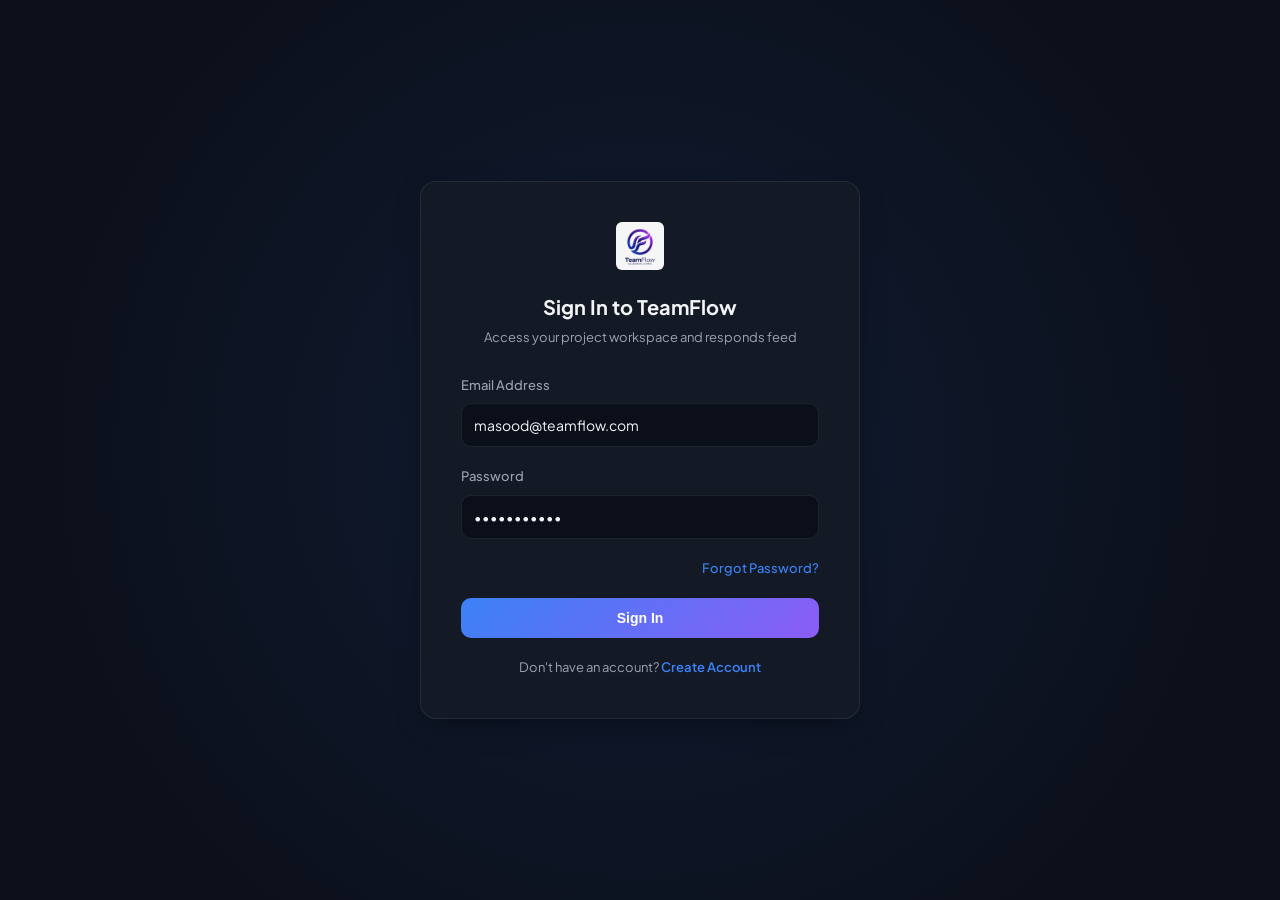
<file: src/main/resources/static/index.html>
<!DOCTYPE html>
<html lang="en">
<head>
    <meta charset="UTF-8">
    <meta name="viewport" content="width=device-width, initial-scale=1.0">
    <title>TeamFlow — Unified Work Platform</title>
    <link rel="stylesheet" href="styles.css">
</head>
<body>
    <div class="app-container">
        <!-- Sidebar Navigation -->
        <aside class="sidebar">
            <div class="brand" id="brandHeader" style="cursor: pointer;">
                <img src="logo.png" alt="TeamFlow Logo" style="height: 38px; border-radius: 6px;">
                <span>TeamFlow</span>
            </div>
            
            <nav>
                <div class="nav-section-title">Workspace</div>
                <ul class="nav-links">
                    <li><a class="nav-link active" data-tab="dashboard-tab">
                        <svg width="18" height="18" fill="none" stroke="currentColor" stroke-width="2" viewBox="0 0 24 24"><path d="M4 6a2 2 0 012-2h2a2 2 0 012 2v4a2 2 0 01-2 2H6a2 2 0 01-2-2V6zM14 6a2 2 0 012-2h2a2 2 0 012 2v4a2 2 0 01-2 2h-2a2 2 0 01-2-2V6zM4 16a2 2 0 012-2h2a2 2 0 012 2v2a2 2 0 01-2 2H6a2 2 0 01-2-2v-2zM14 16a2 2 0 012-2h2a2 2 0 012 2v2a2 2 0 01-2 2h-2a2 2 0 01-2-2v-2z"></path></svg>
                        Dashboard</a>
                    </li>
                    <li><a class="nav-link" data-tab="kanban-tab">
                        <svg width="18" height="18" fill="none" stroke="currentColor" stroke-width="2" viewBox="0 0 24 24"><path d="M9 17v-2m3 2v-4m3 4v-6m2 10H7a2 2 0 01-2-2V5a2 2 0 012-2h5.586a1 1 0 01.707.293l5.414 5.414a1 1 0 01.293.707V19a2 2 0 01-2 2z"></path></svg>
                        Kanban Board</a>
                    </li>
                    <li><a class="nav-link" data-tab="reviews-tab">
                        <svg width="18" height="18" fill="none" stroke="currentColor" stroke-width="2" viewBox="0 0 24 24"><path d="M9 12l2 2 4-4m6 2a9 9 0 11-18 0 9 9 0 0118 0z"></path></svg>
                        Review Console</a>
                    </li>
                    <li><a class="nav-link" data-tab="incidents-tab">
                        <svg width="18" height="18" fill="none" stroke="currentColor" stroke-width="2" viewBox="0 0 24 24"><path d="M12 9v2m0 4h.01m-6.938 4h13.856c1.54 0 2.502-1.667 1.732-3L13.732 4c-.77-1.333-2.694-1.333-3.464 0L3.34 16c-.77 1.333.192 3 1.732 3z"></path></svg>
                        Incident Logs</a>
                    </li>
                    <li><a class="nav-link" data-tab="reports-tab">
                        <svg width="18" height="18" fill="none" stroke="currentColor" stroke-width="2" viewBox="0 0 24 24"><path d="M11 3.055A9.001 9.001 0 1020.945 13H11V3.055z"></path><path d="M20.488 9H15V3.512A9.025 9.025 0 0120.488 9z"></path></svg>
                        Reports & Audit</a>
                    </li>
                </ul>
            </nav>

            <!-- Active Switcher Context -->
            <div class="profile-switcher">
                <div style="display: flex; align-items: center; gap: 10px;">
                    <div style="width: 34px; height: 34px; border-radius: 50%; background-color: var(--accent-blue-glow); color: var(--accent-blue); display: flex; align-items: center; justify-content: center; font-weight: bold; border: 1px solid var(--border-color);" id="profileAvatar">U</div>
                    <div style="overflow: hidden; flex-grow: 1;">
                        <div id="profileName" style="font-size: 13px; font-weight: 600; text-overflow: ellipsis; white-space: nowrap; overflow: hidden; color: var(--text-primary);">User Name</div>
                        <div id="profileRole" style="font-size: 11px; color: var(--text-secondary);">Role</div>
                    </div>
                </div>
                <button id="logoutBtn" class="btn-secondary" style="width: 100%; font-size: 12px; padding: 6px 12px; margin-top: 12px; justify-content: center;">Log Out</button>
            </div>
        </aside>

        <!-- Main Body Content -->
        <main class="main-content">
            <!-- Header bar -->
            <header class="top-header">
                <h2 id="currentTabTitle" class="header-title">Dashboard Overview</h2>
                <div class="header-actions">
                    <button id="triggerDeadlinesBtn" class="btn-secondary" style="font-size: 12px; padding: 6px 12px;">Trigger Deadline Alerts</button>
                    <div id="bellBtn" class="notification-bell">
                        <svg width="20" height="20" fill="none" stroke="currentColor" stroke-width="2" viewBox="0 0 24 24"><path d="M15 17h5l-1.405-1.405A2.032 2.032 0 0118 14.158V11a6.002 6.002 0 00-4-5.659V5a2 2 0 10-4 0v.341C7.67 6.165 6 8.388 6 11v3.159c0 .538-.214 1.055-.595 1.436L4 17h5m6 0v1a3 3 0 11-6 0v-1m6 0H9"></path></svg>
                        <span id="unreadCount" class="bell-badge" style="display: none;">0</span>
                    </div>
                </div>
            </header>

            <div class="content-body">
                <!-- Banner alerting blocked tasks -->
                <div id="blockedTaskBanner" class="alert-banner" style="display: none;">
                    <span>⚠️ <strong>System Alert:</strong> You have blocked dependencies. Check the Kanban Board or Reports tab.</span>
                    <button class="alert-banner-close" onclick="document.getElementById('blockedTaskBanner').style.display='none'">×</button>
                </div>

                <!-- TAB 1: DASHBOARD -->
                <section id="dashboard-tab" class="page-tab active">
                    <!-- Metrics grid -->
                    <div class="metrics-grid">
                        <div class="metric-card blue">
                            <div class="metric-title">Total Tasks</div>
                            <div id="metricTotalTasks" class="metric-value">0</div>
                        </div>
                        <div class="metric-card amber">
                            <div class="metric-title">In Progress</div>
                            <div id="metricInProgressTasks" class="metric-value">0</div>
                        </div>
                        <div class="metric-card purple">
                            <div class="metric-title">Pending Reviews</div>
                            <div id="metricPendingReviews" class="metric-value">0</div>
                        </div>
                        <div class="metric-card emerald">
                            <div class="metric-title">Active Incidents</div>
                            <div id="metricActiveIncidents" class="metric-value">0</div>
                        </div>
                    </div>

                    <div class="dashboard-details">
                        <!-- Left Panel: Recent Work status -->
                        <div class="panel">
                            <div class="panel-header">
                                <h3 class="panel-title">Active Projects</h3>
                                <button id="addProjectBtn" class="btn-primary" style="padding: 6px 12px; font-size: 12px;">+ New Project</button>
                            </div>
                            <div id="dashboardProjectsList" class="project-list">
                                <!-- Loaded dynamically -->
                            </div>
                        </div>

                        <!-- Right Panel: Alerts & Notifications log -->
                        <div class="panel">
                            <div class="panel-header">
                                <h3 class="panel-title">Recent Unread Alerts</h3>
                            </div>
                            <div id="dashboardNotificationsList" class="project-list">
                                <!-- Loaded dynamically -->
                            </div>
                        </div>
                    </div>
                </section>

                <!-- TAB 2: KANBAN -->
                <section id="kanban-tab" class="page-tab">
                    <div class="panel-header" style="margin-bottom: 24px;">
                        <div style="display: flex; gap: 12px; align-items: center;">
                            <h3 class="panel-title" style="font-size: 18px;">Sprint Taskboard</h3>
                            <select id="projectFilter" class="profile-select" style="width: 200px;">
                                <option value="all">All Projects</option>
                            </select>
                        </div>
                        <button id="addTaskBtn" class="btn-primary">+ Create Task</button>
                    </div>

                    <div class="kanban-board">
                        <div class="kanban-lane" data-status="CREATED">
                            <div class="lane-title">Created <span id="count-CREATED" class="lane-count">0</span></div>
                            <div class="lane-cards" id="lane-CREATED"></div>
                        </div>
                        <div class="kanban-lane" data-status="ASSIGNED">
                            <div class="lane-title">Assigned <span id="count-ASSIGNED" class="lane-count">0</span></div>
                            <div class="lane-cards" id="lane-ASSIGNED"></div>
                        </div>
                        <div class="kanban-lane" data-status="IN_PROGRESS">
                            <div class="lane-title">In Progress <span id="count-IN_PROGRESS" class="lane-count">0</span></div>
                            <div class="lane-cards" id="lane-IN_PROGRESS"></div>
                        </div>
                        <div class="kanban-lane" data-status="UNDER_REVIEW">
                            <div class="lane-title">Under Review <span id="count-UNDER_REVIEW" class="lane-count">0</span></div>
                            <div class="lane-cards" id="lane-UNDER_REVIEW"></div>
                        </div>
                        <div class="kanban-lane" data-status="COMPLETED">
                            <div class="lane-title">Completed <span id="count-COMPLETED" class="lane-count">0</span></div>
                            <div class="lane-cards" id="lane-COMPLETED"></div>
                        </div>
                        <div class="kanban-lane" data-status="BLOCKED">
                            <div class="lane-title">Blocked <span id="count-BLOCKED" class="lane-count">0</span></div>
                            <div class="lane-cards" id="lane-BLOCKED"></div>
                        </div>
                    </div>
                </section>

                <!-- TAB 3: REVIEWS -->
                <section id="reviews-tab" class="page-tab">
                    <div class="panel" style="margin-bottom: 24px;">
                        <div class="panel-header">
                            <h3 class="panel-title">Pending Tasks Under Review</h3>
                        </div>
                        <div id="reviewsConsoleList" class="review-console">
                            <!-- Loaded dynamically -->
                        </div>
                    </div>
                </section>

                <!-- TAB 4: INCIDENTS -->
                <section id="incidents-tab" class="page-tab">
                    <div class="dashboard-details">
                        <!-- Left Panel: Create Incident Form -->
                        <div class="panel">
                            <div class="modal-title" style="margin-bottom: 20px;">Report Production Incident</div>
                            <form id="incidentForm">
                                <div class="form-group">
                                    <label for="incTitle">Incident Summary</label>
                                    <input type="text" id="incTitle" class="form-control" placeholder="e.g. Memory leak in API gateway container" required>
                                </div>
                                <div class="form-group">
                                    <label for="incDesc">Detailed Investigation Log / Stacktrace</label>
                                    <textarea id="incDesc" class="form-control" rows="4" placeholder="Provide raw logs or description..." required></textarea>
                                </div>
                                <div class="form-group">
                                    <label for="incSeverity">Severity</label>
                                    <select id="incSeverity" class="form-control">
                                        <option value="LOW">Low (Non-blocking bug)</option>
                                        <option value="MEDIUM">Medium (Degraded performance)</option>
                                        <option value="HIGH">High (Key feature failing)</option>
                                        <option value="CRITICAL">Critical (System downtime)</option>
                                    </select>
                                </div>
                                <button type="submit" class="btn-primary" style="width: 100%;">Raise Incident & Trigger Notifications</button>
                            </form>
                        </div>

                        <!-- Right Panel: Live Incidents log -->
                        <div class="panel">
                            <div class="panel-header">
                                <h3 class="panel-title">Active Incident Feed</h3>
                            </div>
                            <div id="incidentsFeedList" class="incident-list">
                                <!-- Loaded dynamically -->
                            </div>
                        </div>
                    </div>
                </section>

                <!-- TAB 5: REPORTS & AUDIT -->
                <section id="reports-tab" class="page-tab">
                    <div class="reports-container">
                        <!-- Project Metrics Summary -->
                        <div class="report-section">
                            <h3>Project Completion Metrics</h3>
                            <table class="report-table">
                                <thead>
                                    <tr>
                                        <th>Project Name</th>
                                        <th>Total Tasks</th>
                                        <th>Completed</th>
                                        <th>Completion %</th>
                                    </tr>
                                </thead>
                                <tbody id="reportProjectsBody">
                                    <!-- Dynamic -->
                                </tbody>
                            </table>
                        </div>

                        <!-- Blocked Dependencies Log -->
                        <div class="report-section">
                            <h3>Blocked Tasks Dependency Matrix</h3>
                            <table class="report-table">
                                <thead>
                                    <tr>
                                        <th>Blocked Task</th>
                                        <th>Assigned Developer</th>
                                        <th>Pre-requisite Task</th>
                                        <th>Pre-requisite Status</th>
                                    </tr>
                                </thead>
                                <tbody id="reportDependenciesBody">
                                    <!-- Dynamic -->
                                </tbody>
                            </table>
                        </div>
                    </div>
                </section>
            </div>
        </main>

        <!-- Right Notifications Drawer -->
        <div id="notificationDrawer" class="notification-drawer">
            <div class="drawer-header">
                <span class="drawer-title">Alert notifications</span>
                <span id="drawerCloseBtn" style="cursor: pointer; font-size: 20px; font-weight: bold;">×</span>
            </div>
            <div id="drawerContentList" class="drawer-content">
                <!-- Notifications loaded dynamically -->
            </div>
        </div>

        <!-- Create Task Modal -->
        <div id="taskModal" class="modal-overlay">
            <div class="modal-content">
                <button class="modal-close" id="closeTaskModalBtn">&times;</button>
                <div class="modal-title" id="taskModalTitle">Create Task</div>
                <form id="taskForm">
                    <input type="hidden" id="taskIdField">
                    <div class="form-group">
                        <label for="taskTitle">Title</label>
                        <input type="text" id="taskTitle" class="form-control" required>
                    </div>
                    <div class="form-group">
                        <label for="taskDesc">Description</label>
                        <textarea id="taskDesc" class="form-control" rows="3"></textarea>
                    </div>
                    <div class="form-group">
                        <label for="taskPriority">Priority</label>
                        <select id="taskPriority" class="form-control">
                            <option value="LOW">Low</option>
                            <option value="MEDIUM" selected>Medium</option>
                            <option value="HIGH">High</option>
                            <option value="CRITICAL">Critical</option>
                        </select>
                    </div>
                    <div class="form-group">
                        <label for="taskDueDate">Due Date</label>
                        <input type="date" id="taskDueDate" class="form-control">
                    </div>
                    <div class="form-group">
                        <label for="taskAssignee">Assignee</label>
                        <select id="taskAssignee" class="form-control">
                            <option value="">Unassigned</option>
                        </select>
                    </div>
                    <div class="form-group">
                        <label for="taskProjects">Associated Projects</label>
                        <select id="taskProjects" class="form-control" multiple style="height: 60px;">
                            <!-- Load projects -->
                        </select>
                    </div>
                    <div class="form-group" id="dependencyGroup">
                        <label for="taskDependencies">Block Task Until Prerequisite Finishes</label>
                        <select id="taskDependencies" class="form-control" multiple style="height: 60px;">
                            <!-- Load other tasks -->
                        </select>
                    </div>
                    <div class="form-actions">
                        <button type="button" class="btn-secondary" id="cancelTaskBtn">Cancel</button>
                        <button type="submit" class="btn-primary">Save Task</button>
                    </div>
                </form>
            </div>
        </div>

        <!-- Project Modal -->
        <div id="projectModal" class="modal-overlay">
            <div class="modal-content">
                <button class="modal-close" id="closeProjectModalBtn">&times;</button>
                <div class="modal-title">Create New Project</div>
                <form id="projectForm">
                    <div class="form-group">
                        <label for="projName">Project Name</label>
                        <input type="text" id="projName" class="form-control" required>
                    </div>
                    <div class="form-group">
                        <label for="projDesc">Description</label>
                        <textarea id="projDesc" class="form-control" rows="3"></textarea>
                    </div>
                    <div class="form-actions">
                        <button type="button" class="btn-secondary" id="cancelProjectBtn">Cancel</button>
                        <button type="submit" class="btn-primary">Save Project</button>
                    </div>
                </form>
            </div>
        </div>

        <!-- Feedback Modal for review rejection -->
        <div id="rejectModal" class="modal-overlay">
            <div class="modal-content">
                <button class="modal-close" id="closeRejectModalBtn">&times;</button>
                <div class="modal-title">Provide Rejection Feedback</div>
                <form id="rejectForm">
                    <input type="hidden" id="rejectReviewIdField">
                    <div class="form-group">
                        <label for="rejectFeedbackText">Reviewer Notes (Changes Requested)</label>
                        <textarea id="rejectFeedbackText" class="form-control" rows="4" required placeholder="e.g. Please optimize database query to prevent N+1 queries."></textarea>
                    </div>
                    <div class="form-actions">
                        <button type="button" class="btn-secondary" id="cancelRejectBtn">Cancel</button>
                        <button type="submit" class="btn-primary" style="background: var(--status-blocked);">Reject & Request Changes</button>
                    </div>
                </form>
            </div>
        </div>
    </div>

    <!-- Auth Container overlay (Sign In / Sign Up / Forgot Password) -->
    <div id="authContainer" class="auth-overlay">
        <!-- Sign In Card -->
        <div id="signInCard" class="auth-card active">
            <div class="auth-header">
                <img src="logo.png" alt="TeamFlow Logo" class="auth-logo">
                <h3>Sign In to TeamFlow</h3>
                <p>Access your project workspace and responds feed</p>
            </div>
            <div id="loginAlert" style="display: none; padding: 10px; background-color: rgba(239, 68, 68, 0.15); border: 1px solid rgba(239, 68, 68, 0.3); border-radius: 6px; color: var(--status-blocked); font-size: 13px; font-weight: 500; margin-bottom: 16px; text-align: center;">Invalid email or password.</div>
            <form id="signInForm">
                <div class="form-group">
                    <label for="loginEmail">Email Address</label>
                    <input type="email" id="loginEmail" class="form-control" required placeholder="e.g. masood@teamflow.com" value="masood@teamflow.com">
                </div>
                <div class="form-group">
                    <label for="loginPassword">Password</label>
                    <input type="password" id="loginPassword" class="form-control" required placeholder="••••••••" value="password123">
                </div>
                <div style="display: flex; justify-content: flex-end; margin-bottom: 20px;">
                    <a href="#" id="toForgotBtn" style="font-size: 13px; color: var(--accent-blue); text-decoration: none; font-weight: 500;">Forgot Password?</a>
                </div>
                <button type="submit" class="btn-primary" style="width: 100%; justify-content: center; padding: 12px;">Sign In</button>
                <div class="auth-footer" style="text-align: center; margin-top: 20px; font-size: 13px; color: var(--text-secondary);">
                    Don't have an account? <a href="#" id="toSignUpBtn" style="color: var(--accent-blue); text-decoration: none; font-weight: 600;">Create Account</a>
                </div>
            </form>
        </div>

        <!-- Sign Up Card -->
        <div id="signUpCard" class="auth-card">
            <div class="auth-header">
                <img src="logo.png" alt="TeamFlow Logo" class="auth-logo">
                <h3>Create Account</h3>
                <p>Register a new account on your development board</p>
            </div>
            <div id="signupAlert" style="display: none; padding: 10px; background-color: rgba(239, 68, 68, 0.15); border: 1px solid rgba(239, 68, 68, 0.3); border-radius: 6px; color: var(--status-blocked); font-size: 13px; font-weight: 500; margin-bottom: 16px; text-align: center;">Account creation failed.</div>
            <form id="signUpForm">
                <div class="form-group">
                    <label for="registerName">Full Name</label>
                    <input type="text" id="registerName" class="form-control" required placeholder="e.g. Vignesh Dev">
                </div>
                <div class="form-group">
                    <label for="registerEmail">Email Address</label>
                    <input type="email" id="registerEmail" class="form-control" required placeholder="e.g. vignesh@teamflow.com">
                </div>
                <div class="form-group">
                    <label for="registerRole">Workspace Role</label>
                    <select id="registerRole" class="form-control" required>
                        <option value="DEVELOPER" selected>Developer</option>
                        <option value="MANAGER">Manager</option>
                        <option value="ADMIN">Admin</option>
                        <option value="VIEWER">Viewer</option>
                    </select>
                </div>
                <div class="form-group">
                    <label for="registerPassword">Password</label>
                    <input type="password" id="registerPassword" class="form-control" required placeholder="••••••••">
                </div>
                <button type="submit" class="btn-primary" style="width: 100%; justify-content: center; padding: 12px;">Create Account</button>
                <div class="auth-footer" style="text-align: center; margin-top: 20px; font-size: 13px; color: var(--text-secondary);">
                    Already have an account? <a href="#" id="toSignInBtn" style="color: var(--accent-blue); text-decoration: none; font-weight: 600;">Sign In</a>
                </div>
            </form>
        </div>

        <!-- Forgot Password Card -->
        <div id="forgotCard" class="auth-card">
            <div class="auth-header">
                <img src="logo.png" alt="TeamFlow Logo" class="auth-logo">
                <h3>Reset Password</h3>
                <p>Provide your email to receive recovery instructions</p>
            </div>
            <div id="forgotAlert" style="display: none; padding: 10px; background-color: rgba(16, 185, 129, 0.15); border: 1px solid rgba(16, 185, 129, 0.3); border-radius: 6px; color: var(--status-completed); font-size: 13px; font-weight: 500; margin-bottom: 16px; text-align: center;">Reset instructions sent.</div>
            <form id="forgotForm">
                <div class="form-group">
                    <label for="forgotEmail">Email Address</label>
                    <input type="email" id="forgotEmail" class="form-control" required placeholder="e.g. masood@teamflow.com">
                </div>
                <button type="submit" class="btn-primary" style="width: 100%; justify-content: center; padding: 12px; margin-bottom: 12px;">Submit Recovery Request</button>
                <button type="button" class="btn-secondary" id="backToSignInBtn" style="width: 100%; justify-content: center; padding: 12px;">Back to Sign In</button>
            </form>
        </div>
    </div>

    <!-- Full-screen Tagline Animation Splash Overlay -->
    <div id="taglineSplash" class="splash-overlay" style="display: none;">
        <div class="splash-content">
            <img src="logo.png" alt="TeamFlow Logo" class="splash-logo">
            <h1 class="splash-title">TeamFlow</h1>
            <p class="splash-tagline">Collaborate. Achieve.</p>
        </div>
    </div>

    <script src="app.js"></script>
</body>
</html>
</file>
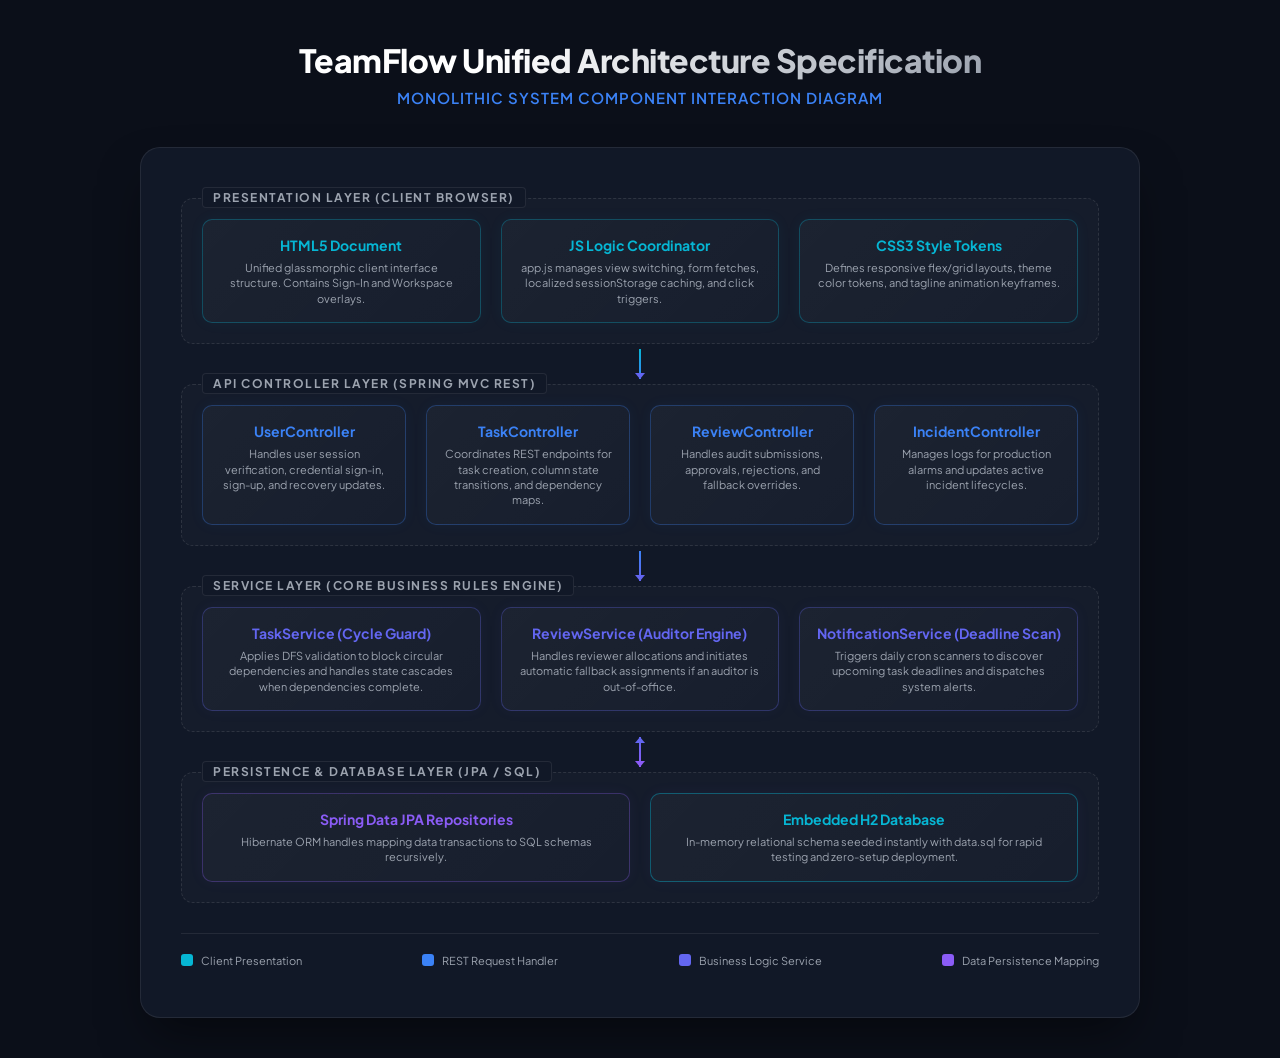
<file: architecture_diagram.html>
<!DOCTYPE html>
<html lang="en">
<head>
    <meta charset="UTF-8">
    <title>TeamFlow System Architecture Diagram</title>
    <style>
        @import url('https://fonts.googleapis.com/css2?family=Plus+Jakarta+Sans:wght@300;400;500;600;700;800&display=swap');
        
        :root {
            --bg-primary: #0b0f19;
            --bg-card: #111827;
            --border-color: rgba(255, 255, 255, 0.08);
            --accent-blue: #3b82f6;
            --accent-indigo: #6366f1;
            --accent-purple: #8b5cf6;
            --accent-cyan: #06b6d4;
            --text-primary: #f3f4f6;
            --text-secondary: #9ca3af;
        }

        * {
            box-sizing: border-box;
            margin: 0;
            padding: 0;
        }

        body {
            font-family: 'Plus Jakarta Sans', sans-serif;
            background-color: var(--bg-primary);
            color: var(--text-primary);
            padding: 40px;
            display: flex;
            flex-direction: column;
            align-items: center;
            justify-content: center;
            min-height: 100vh;
            overflow-x: hidden;
        }

        .header {
            text-align: center;
            margin-bottom: 40px;
        }

        .header h1 {
            font-size: 32px;
            font-weight: 800;
            background: linear-gradient(135deg, #fff 30%, var(--text-secondary));
            -webkit-background-clip: text;
            -webkit-text-fill-color: transparent;
            margin-bottom: 8px;
            letter-spacing: -0.5px;
        }

        .header p {
            font-size: 15px;
            color: var(--accent-blue);
            font-weight: 600;
            letter-spacing: 1px;
            text-transform: uppercase;
        }

        /* Diagram Canvas */
        .diagram-container {
            width: 100%;
            max-width: 1000px;
            background-color: var(--bg-card);
            border: 1px solid var(--border-color);
            border-radius: 20px;
            padding: 50px 40px;
            box-shadow: 0 25px 50px -12px rgba(0, 0, 0, 0.5);
            position: relative;
        }

        .layer {
            background: rgba(255, 255, 255, 0.02);
            border: 1px dashed rgba(255, 255, 255, 0.1);
            border-radius: 12px;
            padding: 20px;
            margin-bottom: 40px;
            position: relative;
        }

        .layer-title {
            position: absolute;
            top: -12px;
            left: 20px;
            background-color: var(--bg-card);
            padding: 2px 10px;
            font-size: 12px;
            font-weight: 700;
            text-transform: uppercase;
            letter-spacing: 1.5px;
            color: var(--text-secondary);
            border: 1px solid var(--border-color);
            border-radius: 4px;
        }

        .layer-grid {
            display: grid;
            grid-template-columns: repeat(3, 1fr);
            gap: 20px;
        }

        /* Specialized grid templates */
        .grid-two {
            grid-template-columns: repeat(2, 1fr);
        }

        .grid-four {
            grid-template-columns: repeat(4, 1fr);
        }

        .grid-one {
            grid-template-columns: 1fr;
        }

        /* Node box */
        .node {
            background: linear-gradient(135deg, rgba(255, 255, 255, 0.03), rgba(255, 255, 255, 0.01));
            border: 1px solid var(--border-color);
            border-radius: 10px;
            padding: 16px;
            text-align: center;
            transition: all 0.3s ease;
            position: relative;
            box-shadow: 0 4px 6px -1px rgba(0, 0, 0, 0.1);
        }

        .node-title {
            font-size: 14px;
            font-weight: 700;
            margin-bottom: 6px;
        }

        .node-desc {
            font-size: 11px;
            color: var(--text-secondary);
            line-height: 1.4;
        }

        /* Highlights */
        .node-frontend { border-color: rgba(6, 182, 212, 0.3); box-shadow: 0 0 15px rgba(6, 182, 212, 0.05); }
        .node-frontend .node-title { color: var(--accent-cyan); }

        .node-controller { border-color: rgba(59, 130, 246, 0.3); box-shadow: 0 0 15px rgba(59, 130, 246, 0.05); }
        .node-controller .node-title { color: var(--accent-blue); }

        .node-service { border-color: rgba(99, 102, 241, 0.3); box-shadow: 0 0 15px rgba(99, 102, 241, 0.05); }
        .node-service .node-title { color: var(--accent-indigo); }

        .node-data { border-color: rgba(139, 92, 246, 0.3); box-shadow: 0 0 15px rgba(139, 92, 246, 0.05); }
        .node-data .node-title { color: var(--accent-purple); }

        /* Connector arrows */
        .connector-vertical {
            display: flex;
            justify-content: center;
            align-items: center;
            height: 40px;
            margin-top: -40px;
            margin-bottom: 0px;
            position: relative;
            z-index: 10;
        }

        .arrow {
            width: 2px;
            height: 30px;
            background: linear-gradient(to bottom, var(--accent-blue), var(--accent-indigo));
            position: relative;
        }

        .arrow::after {
            content: '';
            position: absolute;
            bottom: 0;
            left: 50%;
            transform: translateX(-50%);
            border-left: 5px solid transparent;
            border-right: 5px solid transparent;
            border-top: 6px solid var(--accent-indigo);
        }

        .double-arrow {
            width: 2px;
            height: 30px;
            background: linear-gradient(to bottom, var(--accent-indigo), var(--accent-purple));
            position: relative;
        }

        .double-arrow::after {
            content: '';
            position: absolute;
            bottom: 0;
            left: 50%;
            transform: translateX(-50%);
            border-left: 5px solid transparent;
            border-right: 5px solid transparent;
            border-top: 6px solid var(--accent-purple);
        }

        .double-arrow::before {
            content: '';
            position: absolute;
            top: 0;
            left: 50%;
            transform: translateX(-50%);
            border-left: 5px solid transparent;
            border-right: 5px solid transparent;
            border-bottom: 6px solid var(--accent-indigo);
        }

        /* Footer / Tech stack key */
        .legend {
            margin-top: 30px;
            display: flex;
            justify-content: space-between;
            border-top: 1px solid var(--border-color);
            padding-top: 20px;
            font-size: 11px;
            color: var(--text-secondary);
        }

        .legend-item {
            display: flex;
            align-items: center;
            gap: 8px;
        }

        .legend-color {
            width: 12px;
            height: 12px;
            border-radius: 3px;
        }

        @media print {
            body {
                background-color: #ffffff;
                color: #000000;
                padding: 0;
            }
            .diagram-container {
                box-shadow: none;
                border: none;
                background-color: #ffffff;
            }
            .node {
                background: #f9fafb;
                border: 1px solid #e5e7eb;
            }
        }
    </style>
</head>
<body>

    <div class="header">
        <h1>TeamFlow Unified Architecture Specification</h1>
        <p>Monolithic System Component Interaction Diagram</p>
    </div>

    <div class="diagram-container">
        
        <!-- 1. Frontend Client Layer -->
        <div class="layer">
            <div class="layer-title">Presentation Layer (Client Browser)</div>
            <div class="layer-grid">
                <div class="node node-frontend">
                    <div class="node-title">HTML5 Document</div>
                    <div class="node-desc">Unified glassmorphic client interface structure. Contains Sign-In and Workspace overlays.</div>
                </div>
                <div class="node node-frontend">
                    <div class="node-title">JS Logic Coordinator</div>
                    <div class="node-desc">app.js manages view switching, form fetches, localized sessionStorage caching, and click triggers.</div>
                </div>
                <div class="node node-frontend">
                    <div class="node-title">CSS3 Style Tokens</div>
                    <div class="node-desc">Defines responsive flex/grid layouts, theme color tokens, and tagline animation keyframes.</div>
                </div>
            </div>
        </div>

        <div class="connector-vertical">
            <div class="arrow" style="background: linear-gradient(to bottom, var(--accent-cyan), var(--accent-blue));"></div>
        </div>

        <!-- 2. Controller API Layer -->
        <div class="layer">
            <div class="layer-title">API Controller Layer (Spring MVC REST)</div>
            <div class="layer-grid grid-four">
                <div class="node node-controller">
                    <div class="node-title">UserController</div>
                    <div class="node-desc">Handles user session verification, credential sign-in, sign-up, and recovery updates.</div>
                </div>
                <div class="node node-controller">
                    <div class="node-title">TaskController</div>
                    <div class="node-desc">Coordinates REST endpoints for task creation, column state transitions, and dependency maps.</div>
                </div>
                <div class="node node-controller">
                    <div class="node-title">ReviewController</div>
                    <div class="node-desc">Handles audit submissions, approvals, rejections, and fallback overrides.</div>
                </div>
                <div class="node node-controller">
                    <div class="node-title">IncidentController</div>
                    <div class="node-desc">Manages logs for production alarms and updates active incident lifecycles.</div>
                </div>
            </div>
        </div>

        <div class="connector-vertical">
            <div class="arrow"></div>
        </div>

        <!-- 3. Service Layer -->
        <div class="layer">
            <div class="layer-title">Service Layer (Core Business Rules Engine)</div>
            <div class="layer-grid">
                <div class="node node-service">
                    <div class="node-title">TaskService (Cycle Guard)</div>
                    <div class="node-desc">Applies DFS validation to block circular dependencies and handles state cascades when dependencies complete.</div>
                </div>
                <div class="node node-service">
                    <div class="node-title">ReviewService (Auditor Engine)</div>
                    <div class="node-desc">Handles reviewer allocations and initiates automatic fallback assignments if an auditor is out-of-office.</div>
                </div>
                <div class="node node-service">
                    <div class="node-title">NotificationService (Deadline Scan)</div>
                    <div class="node-desc">Triggers daily cron scanners to discover upcoming task deadlines and dispatches system alerts.</div>
                </div>
            </div>
        </div>

        <div class="connector-vertical">
            <div class="double-arrow"></div>
        </div>

        <!-- 4. Data Access & Persistence -->
        <div class="layer" style="margin-bottom: 0;">
            <div class="layer-title">Persistence & Database Layer (JPA / SQL)</div>
            <div class="layer-grid grid-two">
                <div class="node node-data">
                    <div class="node-title">Spring Data JPA Repositories</div>
                    <div class="node-desc">Hibernate ORM handles mapping data transactions to SQL schemas recursively.</div>
                </div>
                <div class="node node-data" style="border-color: rgba(6, 182, 212, 0.4);">
                    <div class="node-title" style="color: var(--accent-cyan);">Embedded H2 Database</div>
                    <div class="node-desc">In-memory relational schema seeded instantly with data.sql for rapid testing and zero-setup deployment.</div>
                </div>
            </div>
        </div>

        <!-- Legend -->
        <div class="legend">
            <div class="legend-item">
                <div class="legend-color" style="background-color: var(--accent-cyan);"></div>
                <span>Client Presentation</span>
            </div>
            <div class="legend-item">
                <div class="legend-color" style="background-color: var(--accent-blue);"></div>
                <span>REST Request Handler</span>
            </div>
            <div class="legend-item">
                <div class="legend-color" style="background-color: var(--accent-indigo);"></div>
                <span>Business Logic Service</span>
            </div>
            <div class="legend-item">
                <div class="legend-color" style="background-color: var(--accent-purple);"></div>
                <span>Data Persistence Mapping</span>
            </div>
        </div>

    </div>

</body>
</html>
</file>
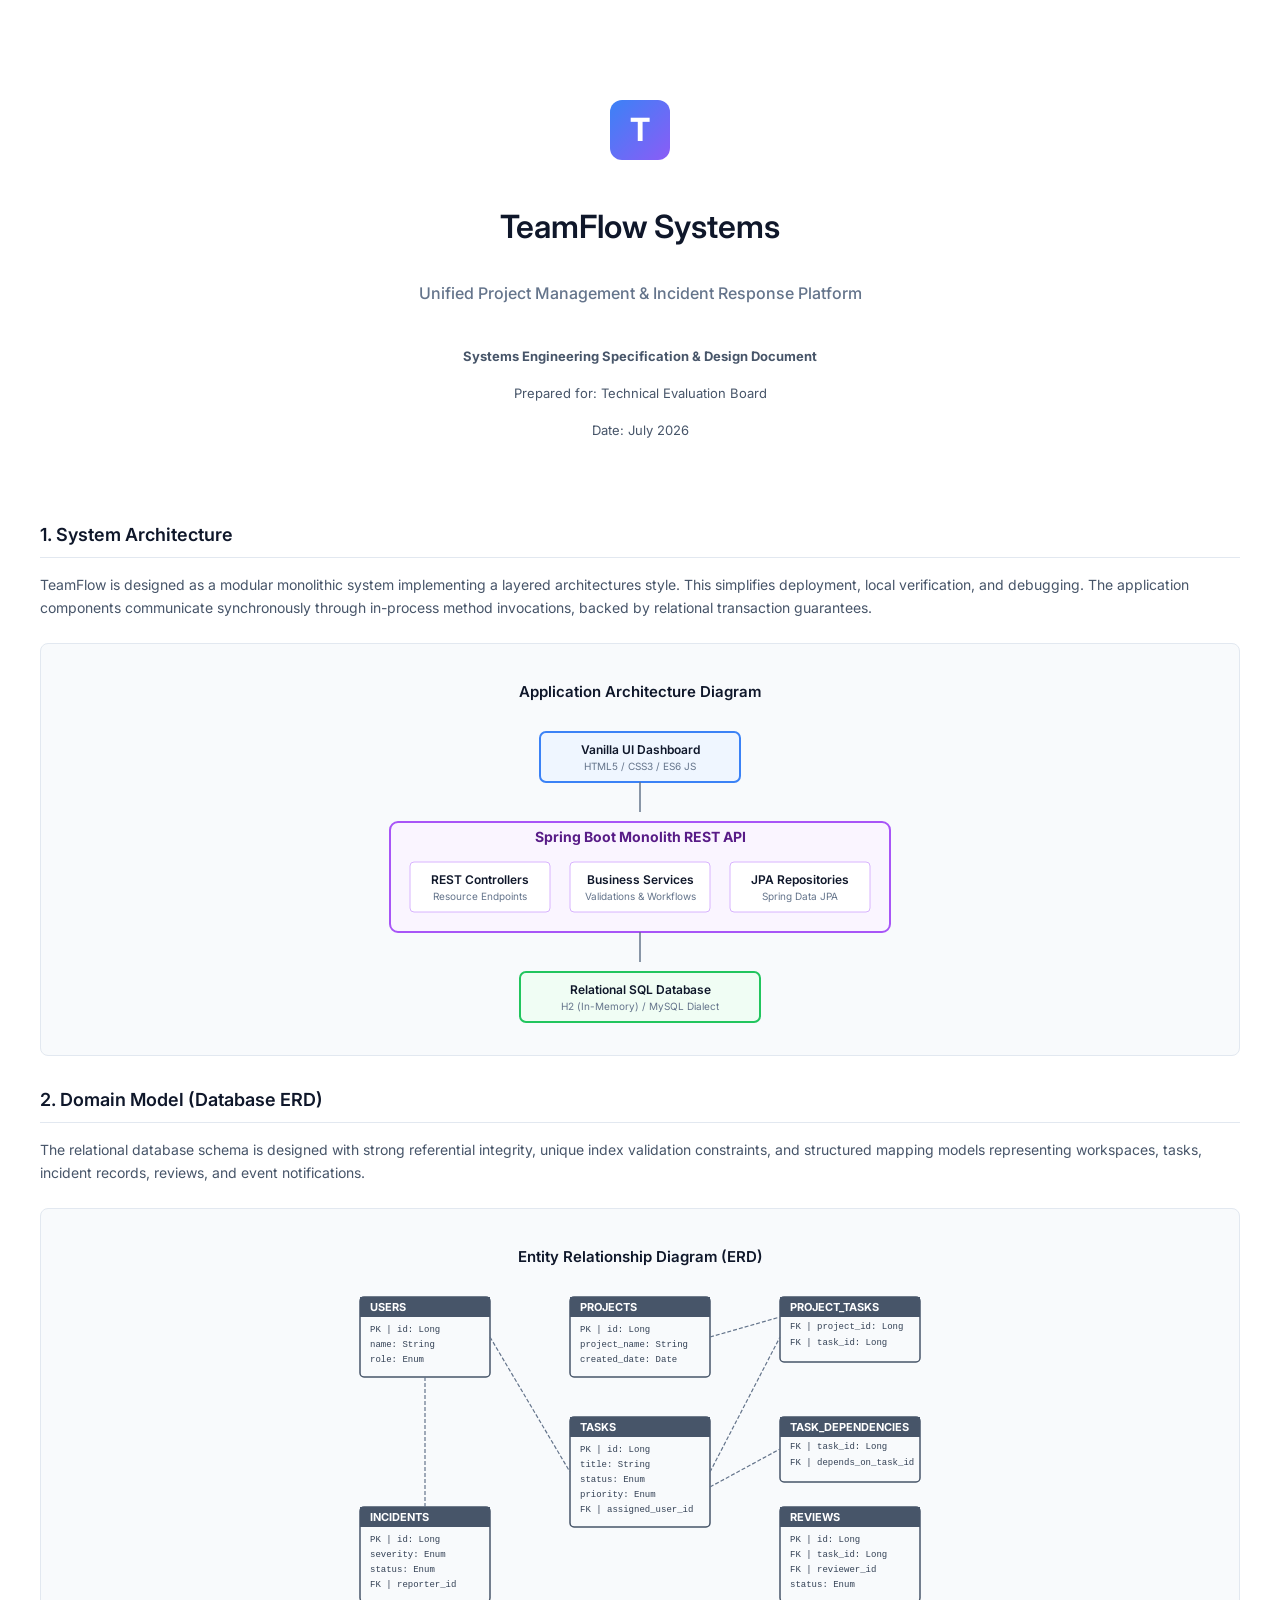
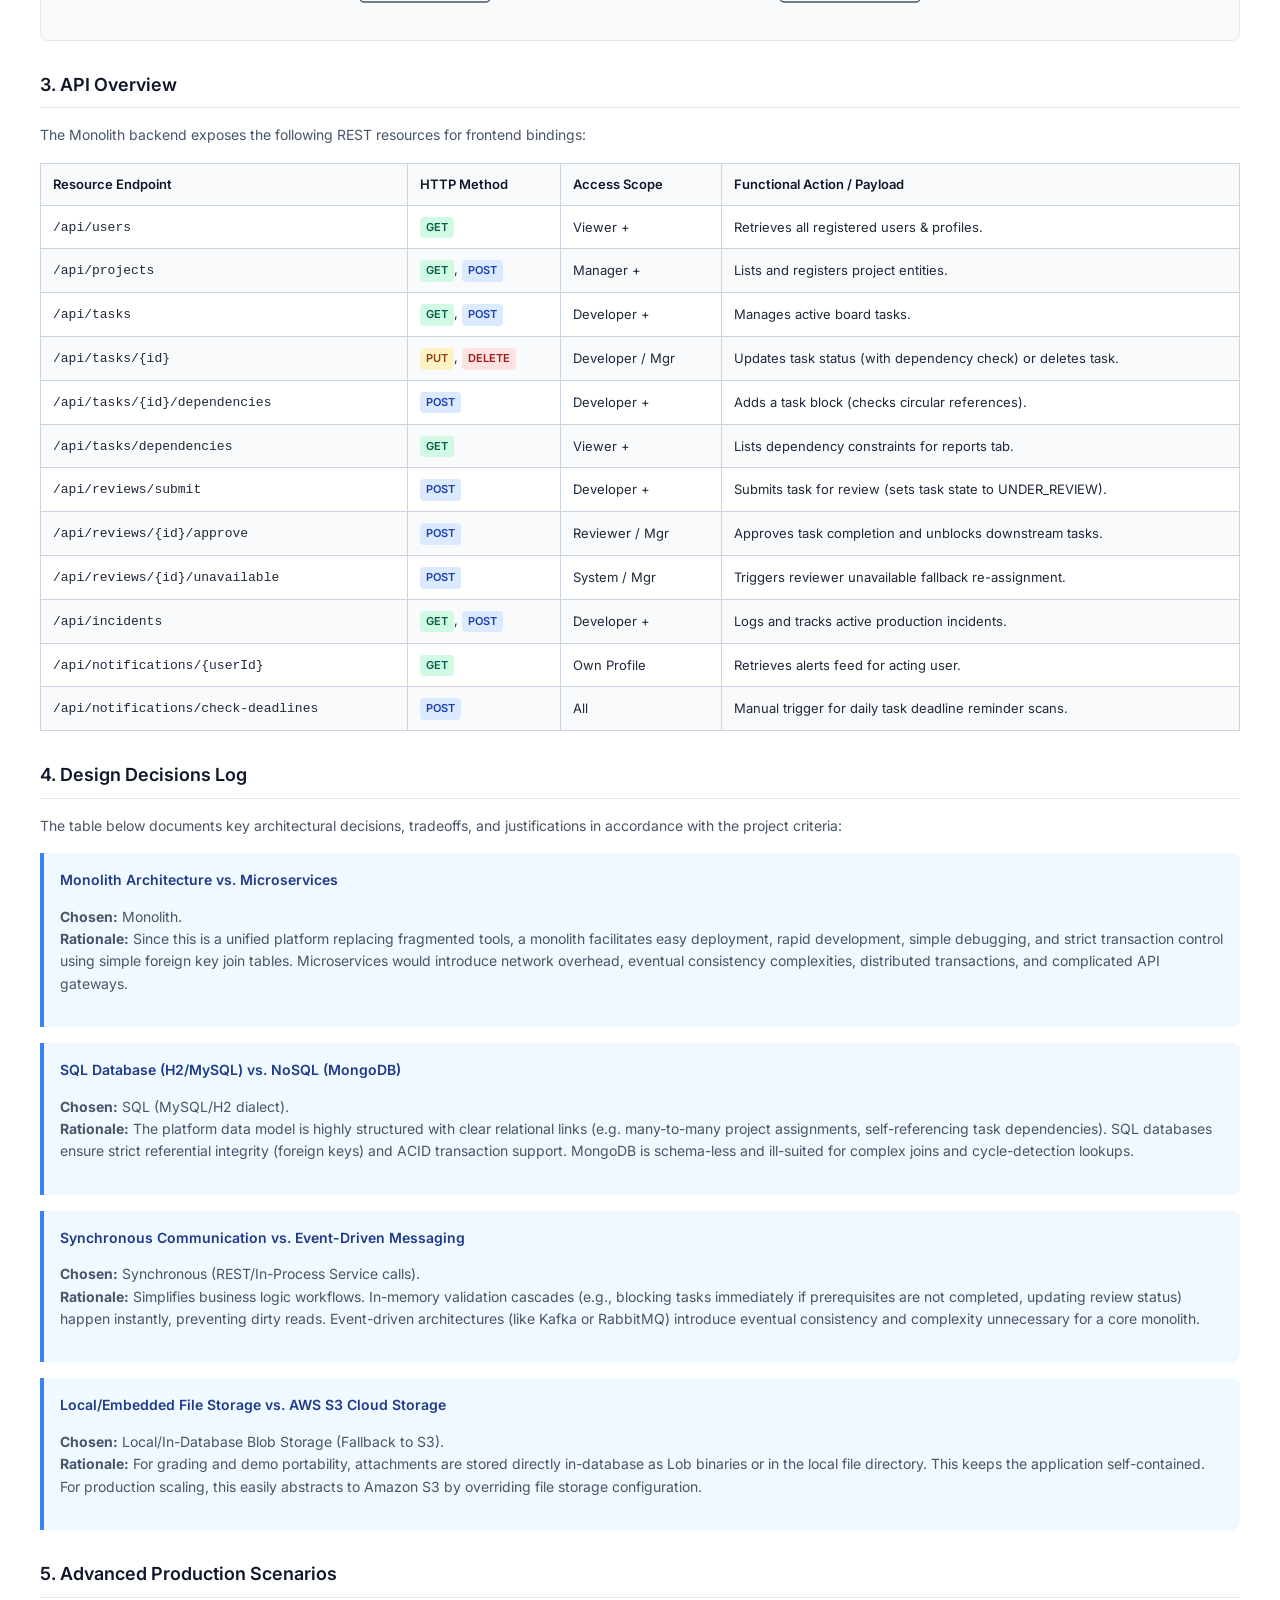
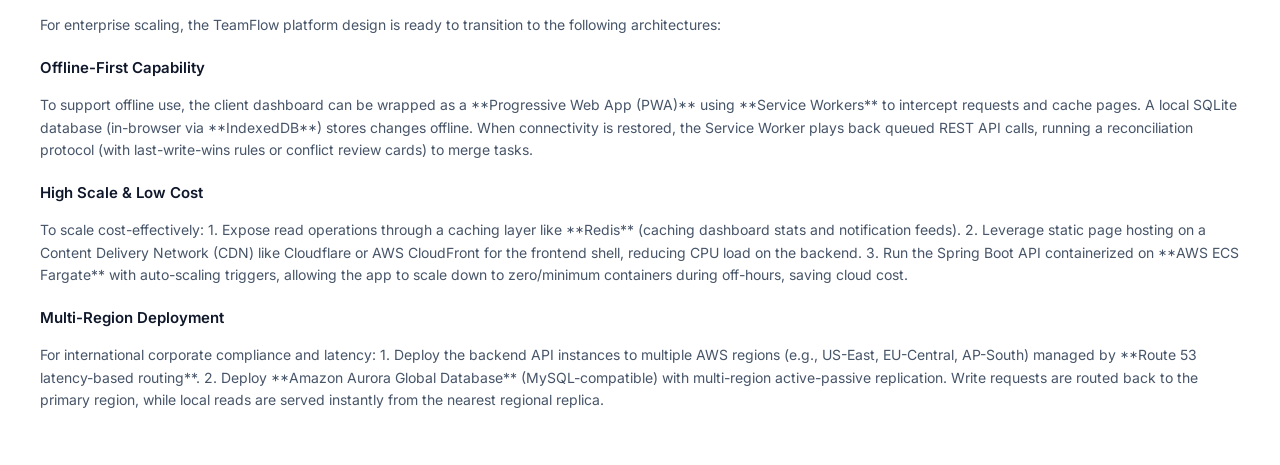
<file: Design.html>
<!DOCTYPE html>
<html lang="en">
<head>
    <meta charset="UTF-8">
    <title>TeamFlow Systems Engineering Specification</title>
    <style>
        @import url('https://fonts.googleapis.com/css2?family=Inter:wght@300;400;500;600;700&display=swap');
        
        body {
            font-family: 'Inter', sans-serif;
            color: #1e293b;
            background-color: #ffffff;
            margin: 0;
            padding: 40px;
            line-height: 1.6;
            font-size: 14px;
        }

        h1, h2, h3, h4 {
            color: #0f172a;
            font-weight: 600;
        }

        h1 {
            font-size: 26px;
            border-bottom: 2px solid #3b82f6;
            padding-bottom: 12px;
            margin-bottom: 30px;
            text-align: center;
        }

        h2 {
            font-size: 18px;
            border-bottom: 1px solid #e2e8f0;
            padding-bottom: 8px;
            margin-top: 30px;
            margin-bottom: 16px;
        }

        h3 {
            font-size: 15px;
            margin-top: 20px;
            margin-bottom: 8px;
        }

        p {
            margin-bottom: 16px;
            color: #475569;
        }

        table {
            width: 100%;
            border-collapse: collapse;
            margin-bottom: 24px;
            margin-top: 10px;
        }

        th, td {
            padding: 10px 12px;
            text-align: left;
            border: 1px solid #cbd5e1;
            font-size: 13px;
        }

        th {
            background-color: #f8fafc;
            color: #0f172a;
            font-weight: 600;
        }

        tr:nth-child(even) td {
            background-color: #f8fafc;
        }

        .badge {
            display: inline-block;
            padding: 2px 6px;
            border-radius: 4px;
            font-size: 11px;
            font-weight: 600;
            text-transform: uppercase;
        }

        .badge-get { background-color: #d1fae5; color: #065f46; }
        .badge-post { background-color: #dbeafe; color: #1e40af; }
        .badge-put { background-color: #fef3c7; color: #92400e; }
        .badge-delete { background-color: #fee2e2; color: #991b1b; }

        .diagram-container {
            text-align: center;
            margin: 24px 0;
            padding: 16px;
            border: 1px solid #e2e8f0;
            border-radius: 8px;
            background-color: #f8fafc;
            page-break-inside: avoid;
        }

        .page-break {
            page-break-before: always;
        }

        .decision-card {
            border-left: 4px solid #3b82f6;
            background-color: #f0f9ff;
            padding: 16px;
            margin-bottom: 16px;
            border-radius: 0 8px 8px 0;
            page-break-inside: avoid;
        }

        .decision-title {
            font-weight: 600;
            margin-bottom: 4px;
            color: #1e3a8a;
        }
    </style>
</head>
<body>

    <!-- Cover Page Header -->
    <div style="text-align: center; margin-top: 60px; margin-bottom: 80px;">
        <div style="display: inline-block; width: 60px; height: 60px; background: linear-gradient(135deg, #3b82f6, #8b5cf6); border-radius: 12px; color: white; font-size: 32px; font-weight: bold; line-height: 60px; margin-bottom: 20px;">T</div>
        <h1 style="border-bottom: none; margin-bottom: 10px; font-size: 32px;">TeamFlow Systems</h1>
        <p style="font-size: 16px; font-weight: 500; color: #64748b;">Unified Project Management & Incident Response Platform</p>
        <div style="margin-top: 40px; font-size: 13px; color: #64748b;">
            <p><strong>Systems Engineering Specification & Design Document</strong></p>
            <p>Prepared for: Technical Evaluation Board</p>
            <p>Date: July 2026</p>
        </div>
    </div>

    <div class="page-break"></div>

    <!-- Section 1 -->
    <h2>1. System Architecture</h2>
    <p>
        TeamFlow is designed as a modular monolithic system implementing a layered architectures style. 
        This simplifies deployment, local verification, and debugging. The application components communicate synchronously 
        through in-process method invocations, backed by relational transaction guarantees.
    </p>

    <div class="diagram-container">
        <h3>Application Architecture Diagram</h3>
        <!-- Architectural SVG diagram -->
        <svg width="600" height="320" viewBox="0 0 600 320" xmlns="http://www.w3.org/2000/svg">
            <!-- Box Styles -->
            <style>
                .box-ui { fill: #eff6ff; stroke: #3b82f6; stroke-width: 2; }
                .box-back { fill: #faf5ff; stroke: #a855f7; stroke-width: 2; }
                .box-db { fill: #f0fdf4; stroke: #22c55e; stroke-width: 2; }
                .lbl { font-family: 'Inter', sans-serif; font-size: 12px; font-weight: 600; fill: #0f172a; text-anchor: middle; }
                .lbl-sub { font-family: 'Inter', sans-serif; font-size: 10px; fill: #64748b; text-anchor: middle; }
                .arrow { stroke: #64748b; stroke-width: 1.5; fill: #64748b; }
            </style>
            <!-- UI Layer -->
            <rect x="200" y="20" width="200" height="50" rx="6" class="box-ui"/>
            <text x="300" y="42" class="lbl">Vanilla UI Dashboard</text>
            <text x="300" y="58" class="lbl-sub">HTML5 / CSS3 / ES6 JS</text>

            <!-- Arrow Down -->
            <path d="M300 70 L300 100" class="arrow" marker-end="url(#arrowhead)"/>

            <!-- Backend Monolith -->
            <rect x="50" y="110" width="500" height="110" rx="8" class="box-back"/>
            <text x="300" y="130" style="font-size: 14px; font-weight: 700; fill: #581c87; text-anchor: middle;">Spring Boot Monolith REST API</text>

            <!-- Controllers -->
            <rect x="70" y="150" width="140" height="50" rx="4" fill="#ffffff" stroke="#d8b4fe"/>
            <text x="140" y="172" class="lbl">REST Controllers</text>
            <text x="140" y="188" class="lbl-sub">Resource Endpoints</text>

            <!-- Services -->
            <rect x="230" y="150" width="140" height="50" rx="4" fill="#ffffff" stroke="#d8b4fe"/>
            <text x="300" y="172" class="lbl">Business Services</text>
            <text x="300" y="188" class="lbl-sub">Validations & Workflows</text>

            <!-- Repositories -->
            <rect x="390" y="150" width="140" height="50" rx="4" fill="#ffffff" stroke="#d8b4fe"/>
            <text x="460" y="172" class="lbl">JPA Repositories</text>
            <text x="460" y="188" class="lbl-sub">Spring Data JPA</text>

            <!-- Arrow Down -->
            <path d="M300 220 L300 250" class="arrow"/>

            <!-- Database -->
            <rect x="180" y="260" width="240" height="50" rx="6" class="box-db"/>
            <text x="300" y="282" class="lbl">Relational SQL Database</text>
            <text x="300" y="298" class="lbl-sub">H2 (In-Memory) / MySQL Dialect</text>
        </svg>
    </div>

    <!-- Section 2 -->
    <h2>2. Domain Model (Database ERD)</h2>
    <p>
        The relational database schema is designed with strong referential integrity, unique index validation constraints, and 
        structured mapping models representing workspaces, tasks, incident records, reviews, and event notifications.
    </p>

    <div class="diagram-container">
        <h3>Entity Relationship Diagram (ERD)</h3>
        <!-- Database ERD SVG -->
        <svg width="600" height="340" viewBox="0 0 600 340" xmlns="http://www.w3.org/2000/svg">
            <style>
                .tbl-box { fill: #f8fafc; stroke: #475569; stroke-width: 1.5; }
                .tbl-hdr { fill: #475569; }
                .tbl-title { font-family: 'Inter', sans-serif; font-size: 11px; font-weight: 700; fill: white; }
                .tbl-text { font-family: 'Monaco', 'Courier New', monospace; font-size: 9px; fill: #334155; }
                .rel-line { stroke: #64748b; stroke-width: 1.2; fill: none; stroke-dasharray: 4 2; }
            </style>

            <!-- User Table -->
            <rect x="20" y="20" width="130" height="80" rx="4" class="tbl-box"/>
            <rect x="20" y="20" width="130" height="20" class="tbl-hdr"/>
            <text x="30" y="34" class="tbl-title">USERS</text>
            <text x="30" y="55" class="tbl-text">PK | id: Long</text>
            <text x="30" y="70" class="tbl-text">     name: String</text>
            <text x="30" y="85" class="tbl-text">     role: Enum</text>

            <!-- Project Table -->
            <rect x="230" y="20" width="140" height="80" rx="4" class="tbl-box"/>
            <rect x="230" y="20" width="140" height="20" class="tbl-hdr"/>
            <text x="240" y="34" class="tbl-title">PROJECTS</text>
            <text x="240" y="55" class="tbl-text">PK | id: Long</text>
            <text x="240" y="70" class="tbl-text">     project_name: String</text>
            <text x="240" y="85" class="tbl-text">     created_date: Date</text>

            <!-- Project Tasks (Many-to-Many Join) -->
            <rect x="440" y="20" width="140" height="65" rx="4" class="tbl-box"/>
            <rect x="440" y="20" width="140" height="20" class="tbl-hdr"/>
            <text x="450" y="34" class="tbl-title">PROJECT_TASKS</text>
            <text x="450" y="52" class="tbl-text">FK | project_id: Long</text>
            <text x="450" y="68" class="tbl-text">FK | task_id: Long</text>

            <!-- Task Table -->
            <rect x="230" y="140" width="140" height="110" rx="4" class="tbl-box"/>
            <rect x="230" y="140" width="140" height="20" class="tbl-hdr"/>
            <text x="240" y="154" class="tbl-title">TASKS</text>
            <text x="240" y="175" class="tbl-text">PK | id: Long</text>
            <text x="240" y="190" class="tbl-text">     title: String</text>
            <text x="240" y="205" class="tbl-text">     status: Enum</text>
            <text x="240" y="220" class="tbl-text">     priority: Enum</text>
            <text x="240" y="235" class="tbl-text">FK | assigned_user_id</text>

            <!-- Task Dependency -->
            <rect x="440" y="140" width="140" height="65" rx="4" class="tbl-box"/>
            <rect x="440" y="140" width="140" height="20" class="tbl-hdr"/>
            <text x="450" y="154" class="tbl-title">TASK_DEPENDENCIES</text>
            <text x="450" y="172" class="tbl-text">FK | task_id: Long</text>
            <text x="450" y="188" class="tbl-text">FK | depends_on_task_id</text>

            <!-- Incident Table -->
            <rect x="20" y="230" width="130" height="95" rx="4" class="tbl-box"/>
            <rect x="20" y="230" width="130" height="20" class="tbl-hdr"/>
            <text x="30" y="244" class="tbl-title">INCIDENTS</text>
            <text x="30" y="265" class="tbl-text">PK | id: Long</text>
            <text x="30" y="280" class="tbl-text">     severity: Enum</text>
            <text x="30" y="295" class="tbl-text">     status: Enum</text>
            <text x="30" y="310" class="tbl-text">FK | reporter_id</text>

            <!-- Review Table -->
            <rect x="440" y="230" width="140" height="95" rx="4" class="tbl-box"/>
            <rect x="440" y="230" width="140" height="20" class="tbl-hdr"/>
            <text x="450" y="244" class="tbl-title">REVIEWS</text>
            <text x="450" y="265" class="tbl-text">PK | id: Long</text>
            <text x="450" y="280" class="tbl-text">FK | task_id: Long</text>
            <text x="450" y="295" class="tbl-text">FK | reviewer_id</text>
            <text x="450" y="310" class="tbl-text">     status: Enum</text>

            <!-- Lines (Relationships) -->
            <!-- Users to Tasks -->
            <path d="M150 60 L230 195" class="rel-line"/>
            <!-- Projects to Join -->
            <path d="M370 60 L440 40" class="rel-line"/>
            <!-- Tasks to Join -->
            <path d="M370 195 L440 60" class="rel-line"/>
            <!-- Tasks to Dependencies -->
            <path d="M370 210 L440 172" class="rel-line"/>
            <!-- Users to Incidents -->
            <path d="M85 100 L85 230" class="rel-line"/>
        </svg>
    </div>

    <div class="page-break"></div>

    <!-- Section 3 -->
    <h2>3. API Overview</h2>
    <p>The Monolith backend exposes the following REST resources for frontend bindings:</p>

    <table>
        <thead>
            <tr>
                <th>Resource Endpoint</th>
                <th>HTTP Method</th>
                <th>Access Scope</th>
                <th>Functional Action / Payload</th>
            </tr>
        </thead>
        <tbody>
            <tr>
                <td><code>/api/users</code></td>
                <td><span class="badge badge-get">GET</span></td>
                <td>Viewer +</td>
                <td>Retrieves all registered users & profiles.</td>
            </tr>
            <tr>
                <td><code>/api/projects</code></td>
                <td><span class="badge badge-get">GET</span>, <span class="badge badge-post">POST</span></td>
                <td>Manager +</td>
                <td>Lists and registers project entities.</td>
            </tr>
            <tr>
                <td><code>/api/tasks</code></td>
                <td><span class="badge badge-get">GET</span>, <span class="badge badge-post">POST</span></td>
                <td>Developer +</td>
                <td>Manages active board tasks.</td>
            </tr>
            <tr>
                <td><code>/api/tasks/{id}</code></td>
                <td><span class="badge badge-put">PUT</span>, <span class="badge badge-delete">DELETE</span></td>
                <td>Developer / Mgr</td>
                <td>Updates task status (with dependency check) or deletes task.</td>
            </tr>
            <tr>
                <td><code>/api/tasks/{id}/dependencies</code></td>
                <td><span class="badge badge-post">POST</span></td>
                <td>Developer +</td>
                <td>Adds a task block (checks circular references).</td>
            </tr>
            <tr>
                <td><code>/api/tasks/dependencies</code></td>
                <td><span class="badge badge-get">GET</span></td>
                <td>Viewer +</td>
                <td>Lists dependency constraints for reports tab.</td>
            </tr>
            <tr>
                <td><code>/api/reviews/submit</code></td>
                <td><span class="badge badge-post">POST</span></td>
                <td>Developer +</td>
                <td>Submits task for review (sets task state to UNDER_REVIEW).</td>
            </tr>
            <tr>
                <td><code>/api/reviews/{id}/approve</code></td>
                <td><span class="badge badge-post">POST</span></td>
                <td>Reviewer / Mgr</td>
                <td>Approves task completion and unblocks downstream tasks.</td>
            </tr>
            <tr>
                <td><code>/api/reviews/{id}/unavailable</code></td>
                <td><span class="badge badge-post">POST</span></td>
                <td>System / Mgr</td>
                <td>Triggers reviewer unavailable fallback re-assignment.</td>
            </tr>
            <tr>
                <td><code>/api/incidents</code></td>
                <td><span class="badge badge-get">GET</span>, <span class="badge badge-post">POST</span></td>
                <td>Developer +</td>
                <td>Logs and tracks active production incidents.</td>
            </tr>
            <tr>
                <td><code>/api/notifications/{userId}</code></td>
                <td><span class="badge badge-get">GET</span></td>
                <td>Own Profile</td>
                <td>Retrieves alerts feed for acting user.</td>
            </tr>
            <tr>
                <td><code>/api/notifications/check-deadlines</code></td>
                <td><span class="badge badge-post">POST</span></td>
                <td>All</td>
                <td>Manual trigger for daily task deadline reminder scans.</td>
            </tr>
        </tbody>
    </table>

    <div class="page-break"></div>

    <!-- Section 4 -->
    <h2>4. Design Decisions Log</h2>
    <p>
        The table below documents key architectural decisions, tradeoffs, and justifications in accordance with the project criteria:
    </p>

    <div class="decision-card">
        <div class="decision-title">Monolith Architecture vs. Microservices</div>
        <p>
            <strong>Chosen:</strong> Monolith.<br>
            <strong>Rationale:</strong> Since this is a unified platform replacing fragmented tools, a monolith facilitates easy deployment, 
            rapid development, simple debugging, and strict transaction control using simple foreign key join tables. 
            Microservices would introduce network overhead, eventual consistency complexities, distributed transactions, and complicated API gateways.
        </p>
    </div>

    <div class="decision-card">
        <div class="decision-title">SQL Database (H2/MySQL) vs. NoSQL (MongoDB)</div>
        <p>
            <strong>Chosen:</strong> SQL (MySQL/H2 dialect).<br>
            <strong>Rationale:</strong> The platform data model is highly structured with clear relational links (e.g. many-to-many project assignments, self-referencing task dependencies). 
            SQL databases ensure strict referential integrity (foreign keys) and ACID transaction support. MongoDB is schema-less and ill-suited for complex joins and cycle-detection lookups.
        </p>
    </div>

    <div class="decision-card">
        <div class="decision-title">Synchronous Communication vs. Event-Driven Messaging</div>
        <p>
            <strong>Chosen:</strong> Synchronous (REST/In-Process Service calls).<br>
            <strong>Rationale:</strong> Simplifies business logic workflows. In-memory validation cascades (e.g., blocking tasks immediately if prerequisites are not completed, updating review status) happen instantly, preventing dirty reads. Event-driven architectures (like Kafka or RabbitMQ) introduce eventual consistency and complexity unnecessary for a core monolith.
        </p>
    </div>

    <div class="decision-card">
        <div class="decision-title">Local/Embedded File Storage vs. AWS S3 Cloud Storage</div>
        <p>
            <strong>Chosen:</strong> Local/In-Database Blob Storage (Fallback to S3).<br>
            <strong>Rationale:</strong> For grading and demo portability, attachments are stored directly in-database as Lob binaries or in the local file directory. This keeps the application self-contained. For production scaling, this easily abstracts to Amazon S3 by overriding file storage configuration.
        </p>
    </div>

    <div class="page-break"></div>

    <!-- Section 5 -->
    <h2>5. Advanced Production Scenarios</h2>
    <p>
        For enterprise scaling, the TeamFlow platform design is ready to transition to the following architectures:
    </p>

    <h3>Offline-First Capability</h3>
    <p>
        To support offline use, the client dashboard can be wrapped as a **Progressive Web App (PWA)** using **Service Workers** to intercept requests and cache pages. 
        A local SQLite database (in-browser via **IndexedDB**) stores changes offline. When connectivity is restored, the Service Worker plays back queued REST API calls, 
        running a reconciliation protocol (with last-write-wins rules or conflict review cards) to merge tasks.
    </p>

    <h3>High Scale & Low Cost</h3>
    <p>
        To scale cost-effectively:
        1. Expose read operations through a caching layer like **Redis** (caching dashboard stats and notification feeds).
        2. Leverage static page hosting on a Content Delivery Network (CDN) like Cloudflare or AWS CloudFront for the frontend shell, reducing CPU load on the backend.
        3. Run the Spring Boot API containerized on **AWS ECS Fargate** with auto-scaling triggers, allowing the app to scale down to zero/minimum containers during off-hours, saving cloud cost.
    </p>

    <h3>Multi-Region Deployment</h3>
    <p>
        For international corporate compliance and latency:
        1. Deploy the backend API instances to multiple AWS regions (e.g., US-East, EU-Central, AP-South) managed by **Route 53 latency-based routing**.
        2. Deploy **Amazon Aurora Global Database** (MySQL-compatible) with multi-region active-passive replication. Write requests are routed back to the primary region, while local reads are served instantly from the nearest regional replica.
    </p>

</body>
</html>
</file>
<file: src/main/resources/static/styles.css>
/* Custom fonts import */
@import url('https://fonts.googleapis.com/css2?family=Plus+Jakarta+Sans:wght@300;400;500;600;700&display=swap');

:root {
    --bg-primary: #0b0f19;
    --bg-secondary: #131a26;
    --bg-panel: rgba(22, 30, 46, 0.7);
    --border-color: rgba(255, 255, 255, 0.08);
    
    --text-primary: #f3f4f6;
    --text-secondary: #9ca3af;
    --text-muted: #6b7280;

    --accent-blue: #3b82f6;
    --accent-blue-glow: rgba(59, 130, 246, 0.15);
    --accent-purple: #8b5cf6;

    /* Status Colors */
    --status-created: #9ca3af;
    --status-assigned: #60a5fa;
    --status-inprogress: #f59e0b;
    --status-underreview: #a855f7;
    --status-completed: #10b981;
    --status-blocked: #ef4444;

    /* Severity Colors */
    --sev-low: #10b981;
    --sev-medium: #3b82f6;
    --sev-high: #f59e0b;
    --sev-critical: #ef4444;

    --font-family: 'Plus Jakarta Sans', -apple-system, BlinkMacSystemFont, "Segoe UI", Roboto, Helvetica, Arial, sans-serif;
    --transition-speed: 0.25s;
    --radius-lg: 16px;
    --radius-md: 10px;
    --radius-sm: 6px;
    --shadow-premium: 0 10px 30px -10px rgba(0, 0, 0, 0.5);
}

* {
    margin: 0;
    padding: 0;
    box-sizing: border-box;
}

body {
    background-color: var(--bg-primary);
    color: var(--text-primary);
    font-family: var(--font-family);
    overflow-x: hidden;
    line-height: 1.5;
}

/* Scrollbar styling */
::-webkit-scrollbar {
    width: 6px;
    height: 6px;
}
::-webkit-scrollbar-track {
    background: var(--bg-primary);
}
::-webkit-scrollbar-thumb {
    background: var(--border-color);
    border-radius: var(--radius-sm);
}
::-webkit-scrollbar-thumb:hover {
    background: var(--text-muted);
}

/* Layout container */
.app-container {
    display: flex;
    min-height: 100vh;
}

/* Sidebar navigation */
.sidebar {
    width: 260px;
    background-color: var(--bg-secondary);
    border-right: 1px solid var(--border-color);
    padding: 24px;
    display: flex;
    flex-direction: column;
    flex-shrink: 0;
}

.brand {
    display: flex;
    align-items: center;
    gap: 12px;
    font-weight: 700;
    font-size: 20px;
    letter-spacing: -0.5px;
    color: var(--text-primary);
    margin-bottom: 32px;
}

.brand-icon {
    width: 32px;
    height: 32px;
    background: linear-gradient(135deg, var(--accent-blue), var(--accent-purple));
    border-radius: var(--radius-md);
    display: flex;
    align-items: center;
    justify-content: center;
    color: white;
    font-weight: 800;
}

.nav-section-title {
    font-size: 11px;
    text-transform: uppercase;
    letter-spacing: 1px;
    color: var(--text-muted);
    margin-bottom: 12px;
    font-weight: 600;
}

.nav-links {
    list-style: none;
    display: flex;
    flex-direction: column;
    gap: 6px;
    margin-bottom: 24px;
}

.nav-link {
    display: flex;
    align-items: center;
    gap: 12px;
    padding: 12px 16px;
    color: var(--text-secondary);
    text-decoration: none;
    border-radius: var(--radius-md);
    font-size: 14px;
    font-weight: 500;
    cursor: pointer;
    transition: all var(--transition-speed);
}

.nav-link:hover, .nav-link.active {
    color: var(--text-primary);
    background-color: var(--accent-blue-glow);
    border-left: 3px solid var(--accent-blue);
}

/* Profile Switcher Section */
.profile-switcher {
    margin-top: auto;
    background: var(--bg-panel);
    border: 1px solid var(--border-color);
    border-radius: var(--radius-lg);
    padding: 14px;
    display: flex;
    flex-direction: column;
    gap: 10px;
}

.profile-label {
    font-size: 11px;
    color: var(--text-secondary);
    font-weight: 600;
}

.profile-select {
    width: 100%;
    background-color: var(--bg-primary);
    color: var(--text-primary);
    border: 1px solid var(--border-color);
    border-radius: var(--radius-sm);
    padding: 8px;
    font-size: 13px;
    font-weight: 600;
    outline: none;
    cursor: pointer;
}

/* Main Area */
.main-content {
    flex-grow: 1;
    display: flex;
    flex-direction: column;
    background-color: var(--bg-primary);
}

/* Top Header */
.top-header {
    height: 70px;
    border-bottom: 1px solid var(--border-color);
    padding: 0 40px;
    display: flex;
    align-items: center;
    justify-content: space-between;
    background-color: rgba(11, 15, 25, 0.8);
    backdrop-filter: blur(10px);
    position: sticky;
    top: 0;
    z-index: 100;
}

.header-title {
    font-size: 20px;
    font-weight: 600;
}

.header-actions {
    display: flex;
    align-items: center;
    gap: 20px;
}

.notification-bell {
    position: relative;
    cursor: pointer;
    width: 38px;
    height: 38px;
    border-radius: 50%;
    border: 1px solid var(--border-color);
    display: flex;
    align-items: center;
    justify-content: center;
    transition: all 0.2s;
}

.notification-bell:hover {
    background-color: var(--border-color);
}

.bell-badge {
    position: absolute;
    top: -2px;
    right: -2px;
    background-color: var(--status-blocked);
    color: white;
    font-size: 10px;
    width: 16px;
    height: 16px;
    border-radius: 50%;
    display: flex;
    align-items: center;
    justify-content: center;
    font-weight: 700;
}

/* Content Area */
.content-body {
    padding: 40px;
    flex-grow: 1;
    overflow-y: auto;
}

.page-tab {
    display: none;
}

.page-tab.active {
    display: block;
    animation: fadeIn 0.3s ease-out;
}

@keyframes fadeIn {
    from { opacity: 0; transform: translateY(8px); }
    to { opacity: 1; transform: translateY(0); }
}

/* Metrics Dashboard */
.metrics-grid {
    display: grid;
    grid-template-columns: repeat(auto-fit, minmax(220px, 1fr));
    gap: 24px;
    margin-bottom: 40px;
}

.metric-card {
    background: var(--bg-panel);
    border: 1px solid var(--border-color);
    border-radius: var(--radius-lg);
    padding: 24px;
    position: relative;
    overflow: hidden;
    box-shadow: var(--shadow-premium);
    transition: transform var(--transition-speed);
}

.metric-card:hover {
    transform: translateY(-4px);
    border-color: rgba(59, 130, 246, 0.3);
}

.metric-card::before {
    content: '';
    position: absolute;
    top: 0;
    left: 0;
    width: 4px;
    height: 100%;
}

.metric-card.blue::before { background-color: var(--accent-blue); }
.metric-card.purple::before { background-color: var(--accent-purple); }
.metric-card.amber::before { background-color: var(--status-inprogress); }
.metric-card.emerald::before { background-color: var(--status-completed); }

.metric-title {
    font-size: 13px;
    text-transform: uppercase;
    letter-spacing: 0.5px;
    color: var(--text-secondary);
    font-weight: 600;
    margin-bottom: 8px;
}

.metric-value {
    font-size: 32px;
    font-weight: 700;
    color: var(--text-primary);
}

/* Two-column layout */
.dashboard-details {
    display: grid;
    grid-template-columns: 2fr 1fr;
    gap: 32px;
}

.panel {
    background: var(--bg-panel);
    border: 1px solid var(--border-color);
    border-radius: var(--radius-lg);
    padding: 28px;
    box-shadow: var(--shadow-premium);
}

.panel-header {
    display: flex;
    align-items: center;
    justify-content: space-between;
    margin-bottom: 20px;
}

.panel-title {
    font-size: 16px;
    font-weight: 600;
}

/* Action button premium */
.btn-primary {
    background: linear-gradient(135deg, var(--accent-blue), var(--accent-purple));
    color: white;
    border: none;
    border-radius: var(--radius-md);
    padding: 10px 20px;
    font-size: 14px;
    font-weight: 600;
    cursor: pointer;
    display: inline-flex;
    align-items: center;
    gap: 8px;
    transition: opacity 0.2s, transform 0.2s;
}

.btn-primary:hover {
    opacity: 0.9;
    transform: translateY(-1px);
}

.btn-secondary {
    background-color: var(--bg-secondary);
    color: var(--text-primary);
    border: 1px solid var(--border-color);
    border-radius: var(--radius-md);
    padding: 10px 20px;
    font-size: 14px;
    font-weight: 600;
    cursor: pointer;
    display: inline-flex;
    align-items: center;
    gap: 8px;
    transition: all 0.2s;
}

.btn-secondary:hover {
    background-color: var(--border-color);
}

/* Lists and Tables */
.project-list, .incident-list {
    display: flex;
    flex-direction: column;
    gap: 16px;
}

.project-card, .incident-card {
    background-color: var(--bg-secondary);
    border: 1px solid var(--border-color);
    border-radius: var(--radius-md);
    padding: 20px;
    display: flex;
    justify-content: space-between;
    align-items: center;
    transition: all var(--transition-speed);
}

.project-card:hover, .incident-card:hover {
    border-color: var(--text-muted);
}

.card-info h4 {
    font-size: 16px;
    font-weight: 600;
    margin-bottom: 4px;
}

.card-info p {
    font-size: 13px;
    color: var(--text-secondary);
}

.status-badge {
    padding: 4px 10px;
    border-radius: 20px;
    font-size: 11px;
    font-weight: 600;
    text-transform: uppercase;
}

/* Status badging values */
.status-badge.created { background-color: rgba(156, 163, 175, 0.15); color: var(--status-created); }
.status-badge.assigned { background-color: rgba(96, 165, 250, 0.15); color: var(--status-assigned); }
.status-badge.in_progress { background-color: rgba(245, 158, 11, 0.15); color: var(--status-inprogress); }
.status-badge.under_review { background-color: rgba(168, 85, 247, 0.15); color: var(--status-underreview); }
.status-badge.completed { background-color: rgba(16, 185, 129, 0.15); color: var(--status-completed); }
.status-badge.blocked { background-color: rgba(239, 68, 68, 0.15); color: var(--status-blocked); }

.severity-badge {
    padding: 4px 10px;
    border-radius: 20px;
    font-size: 11px;
    font-weight: 600;
    text-transform: uppercase;
}
.severity-badge.low { background-color: rgba(16, 185, 129, 0.15); color: var(--sev-low); }
.severity-badge.medium { background-color: rgba(59, 130, 246, 0.15); color: var(--sev-medium); }
.severity-badge.high { background-color: rgba(245, 158, 11, 0.15); color: var(--sev-high); }
.severity-badge.critical { background-color: rgba(239, 68, 68, 0.15); color: var(--sev-critical); }

/* Kanban Board Layout */
.kanban-board {
    display: grid;
    grid-template-columns: repeat(6, 1fr);
    gap: 16px;
    align-items: start;
    overflow-x: auto;
    padding-bottom: 20px;
}

.kanban-lane {
    background-color: var(--bg-secondary);
    border: 1px solid var(--border-color);
    border-radius: var(--radius-lg);
    padding: 16px;
    min-height: 500px;
    display: flex;
    flex-direction: column;
    gap: 12px;
}

.lane-title {
    font-size: 12px;
    font-weight: 700;
    text-transform: uppercase;
    letter-spacing: 0.5px;
    color: var(--text-secondary);
    display: flex;
    align-items: center;
    justify-content: space-between;
    margin-bottom: 8px;
}

.lane-count {
    background-color: var(--border-color);
    color: var(--text-secondary);
    padding: 2px 8px;
    border-radius: 12px;
    font-size: 10px;
}

.kanban-card {
    background-color: var(--bg-primary);
    border: 1px solid var(--border-color);
    border-radius: var(--radius-md);
    padding: 16px;
    cursor: pointer;
    box-shadow: 0 4px 6px -1px rgba(0, 0, 0, 0.1);
    transition: all 0.2s;
}

.kanban-card:hover {
    border-color: var(--accent-blue);
    transform: translateY(-2px);
}

.kanban-card-title {
    font-size: 14px;
    font-weight: 600;
    margin-bottom: 8px;
}

.kanban-card-desc {
    font-size: 12px;
    color: var(--text-secondary);
    margin-bottom: 12px;
    display: -webkit-box;
    -webkit-line-clamp: 2;
    -webkit-box-orient: vertical;
    overflow: hidden;
}

.kanban-card-footer {
    display: flex;
    justify-content: space-between;
    align-items: center;
    font-size: 11px;
}

.kanban-card-assignee {
    color: var(--text-secondary);
    font-weight: 500;
    display: flex;
    align-items: center;
    gap: 4px;
}

/* Modals */
.modal-overlay {
    position: fixed;
    top: 0;
    left: 0;
    right: 0;
    bottom: 0;
    background-color: rgba(0, 0, 0, 0.65);
    backdrop-filter: blur(4px);
    display: none;
    align-items: center;
    justify-content: center;
    z-index: 1000;
    padding: 20px;
}

.modal-overlay.active {
    display: flex;
}

.modal-content {
    background-color: var(--bg-secondary);
    border: 1px solid var(--border-color);
    border-radius: var(--radius-lg);
    width: 100%;
    max-width: 520px;
    padding: 32px;
    box-shadow: 0 20px 25px -5px rgba(0, 0, 0, 0.3);
    position: relative;
    animation: modalIn 0.3s cubic-bezier(0.16, 1, 0.3, 1);
}

@keyframes modalIn {
    from { opacity: 0; transform: scale(0.95); }
    to { opacity: 1; transform: scale(1); }
}

.modal-title {
    font-size: 18px;
    font-weight: 600;
    margin-bottom: 24px;
}

.modal-close {
    position: absolute;
    top: 24px;
    right: 24px;
    cursor: pointer;
    background: none;
    border: none;
    color: var(--text-secondary);
    font-size: 20px;
}

/* Form Styles */
.form-group {
    margin-bottom: 20px;
}

.form-group label {
    display: block;
    font-size: 13px;
    color: var(--text-secondary);
    margin-bottom: 8px;
    font-weight: 500;
}

.form-control {
    width: 100%;
    background-color: var(--bg-primary);
    border: 1px solid var(--border-color);
    color: var(--text-primary);
    border-radius: var(--radius-md);
    padding: 12px;
    font-size: 14px;
    outline: none;
    font-family: inherit;
    transition: border-color 0.2s;
}

.form-control:focus {
    border-color: var(--accent-blue);
}

textarea.form-control {
    resize: vertical;
    min-height: 80px;
}

.form-actions {
    display: flex;
    justify-content: flex-end;
    gap: 12px;
    margin-top: 28px;
}

/* Notification Drawer Overlay */
.notification-drawer {
    position: fixed;
    right: -360px;
    top: 70px;
    width: 360px;
    height: calc(100vh - 70px);
    background-color: var(--bg-secondary);
    border-left: 1px solid var(--border-color);
    box-shadow: -10px 0 30px -10px rgba(0, 0, 0, 0.4);
    z-index: 90;
    padding: 24px;
    display: flex;
    flex-direction: column;
    transition: right 0.3s cubic-bezier(0.16, 1, 0.3, 1);
}

.notification-drawer.active {
    right: 0;
}

.drawer-header {
    display: flex;
    justify-content: space-between;
    align-items: center;
    margin-bottom: 20px;
    border-bottom: 1px solid var(--border-color);
    padding-bottom: 12px;
}

.drawer-title {
    font-size: 15px;
    font-weight: 600;
}

.drawer-content {
    flex-grow: 1;
    overflow-y: auto;
    display: flex;
    flex-direction: column;
    gap: 12px;
}

.notification-item {
    background-color: var(--bg-primary);
    border: 1px solid var(--border-color);
    border-radius: var(--radius-md);
    padding: 12px;
    font-size: 12px;
    position: relative;
    cursor: pointer;
    transition: all 0.2s;
}

.notification-item.unread {
    border-left: 3px solid var(--accent-blue);
    background-color: rgba(59, 130, 246, 0.03);
}

.notification-item-text {
    margin-bottom: 6px;
    color: var(--text-primary);
}

.notification-item-time {
    color: var(--text-muted);
    font-size: 10px;
}

/* Reviews View details */
.review-console {
    display: flex;
    flex-direction: column;
    gap: 16px;
}

.review-item {
    background-color: var(--bg-secondary);
    border: 1px solid var(--border-color);
    border-radius: var(--radius-lg);
    padding: 24px;
}

.review-item-header {
    display: flex;
    justify-content: space-between;
    align-items: center;
    margin-bottom: 16px;
}

.review-actions {
    display: flex;
    gap: 12px;
}

.btn-approve {
    background-color: rgba(16, 185, 129, 0.15);
    color: var(--status-completed);
    border: 1px solid rgba(16, 185, 129, 0.3);
    padding: 6px 12px;
    border-radius: var(--radius-sm);
    font-size: 12px;
    font-weight: 600;
    cursor: pointer;
}

.btn-reject {
    background-color: rgba(239, 68, 68, 0.15);
    color: var(--status-blocked);
    border: 1px solid rgba(239, 68, 68, 0.3);
    padding: 6px 12px;
    border-radius: var(--radius-sm);
    font-size: 12px;
    font-weight: 600;
    cursor: pointer;
}

.btn-unavailable {
    background-color: rgba(168, 85, 247, 0.15);
    color: var(--status-underreview);
    border: 1px solid rgba(168, 85, 247, 0.3);
    padding: 6px 12px;
    border-radius: var(--radius-sm);
    font-size: 12px;
    font-weight: 600;
    cursor: pointer;
}

/* Reports view */
.reports-container {
    display: grid;
    grid-template-columns: 1fr 1fr;
    gap: 32px;
}

.report-section {
    background-color: var(--bg-secondary);
    border: 1px solid var(--border-color);
    border-radius: var(--radius-lg);
    padding: 24px;
}

.report-table {
    width: 100%;
    border-collapse: collapse;
    margin-top: 16px;
}

.report-table th, .report-table td {
    padding: 12px;
    text-align: left;
    border-bottom: 1px solid var(--border-color);
    font-size: 13px;
}

.report-table th {
    color: var(--text-secondary);
    font-weight: 600;
}

/* Alert notifications modal banner */
.alert-banner {
    background-color: var(--status-blocked);
    color: white;
    padding: 12px 24px;
    border-radius: var(--radius-md);
    font-size: 13px;
    font-weight: 600;
    margin-bottom: 24px;
    display: flex;
    align-items: center;
    justify-content: space-between;
}

.alert-banner-close {
    cursor: pointer;
    background: none;
    border: none;
    color: white;
    font-weight: 700;
}

/* Auth Screen Overlay Styles */
.auth-overlay {
    position: fixed;
    top: 0;
    left: 0;
    width: 100vw;
    height: 100vh;
    background-color: var(--bg-primary);
    background-image: radial-gradient(circle at 50% 50%, rgba(59, 130, 246, 0.12) 0%, transparent 80%);
    display: none;
    align-items: center;
    justify-content: center;
    z-index: 2000;
    padding: 20px;
}

.auth-overlay.active {
    display: flex;
}

.auth-card {
    background-color: var(--bg-secondary);
    border: 1px solid var(--border-color);
    border-radius: var(--radius-lg);
    width: 100%;
    max-width: 440px;
    padding: 40px;
    box-shadow: var(--shadow-premium);
    display: none;
    animation: authIn 0.3s ease-out;
}

.auth-card.active {
    display: block;
}

@keyframes authIn {
    from { opacity: 0; transform: translateY(12px); }
    to { opacity: 1; transform: translateY(0); }
}

.auth-header {
    text-align: center;
    margin-bottom: 28px;
}

.auth-logo {
    height: 48px;
    margin-bottom: 16px;
    border-radius: var(--radius-sm);
}

.auth-header h3 {
    font-size: 20px;
    font-weight: 700;
    margin-bottom: 6px;
    color: var(--text-primary);
}

.auth-header p {
    font-size: 13px;
    color: var(--text-secondary);
}

.auth-footer {
    text-align: center;
    margin-top: 24px;
    font-size: 13px;
    color: var(--text-secondary);
}

/* Full-screen Splash Overlay */
.splash-overlay {
    position: fixed;
    top: 0;
    left: 0;
    width: 100vw;
    height: 100vh;
    background-color: rgba(11, 15, 25, 0.95);
    background-image: radial-gradient(circle at 50% 50%, rgba(59, 130, 246, 0.15) 0%, transparent 80%);
    backdrop-filter: blur(12px);
    display: none;
    align-items: center;
    justify-content: center;
    z-index: 4000;
}

.splash-overlay.active {
    display: flex;
    animation: fadeIn 0.4s ease-out;
}

.splash-content {
    text-align: center;
    animation: scaleUp 0.6s cubic-bezier(0.16, 1, 0.3, 1);
}

.splash-logo {
    height: 120px;
    margin-bottom: 24px;
    border-radius: var(--radius-lg);
    box-shadow: 0 10px 30px rgba(59, 130, 246, 0.3);
}

.splash-title {
    font-size: 48px;
    font-weight: 800;
    margin-bottom: 12px;
    background: linear-gradient(135deg, var(--text-primary), var(--text-secondary));
    -webkit-background-clip: text;
    -webkit-text-fill-color: transparent;
    letter-spacing: -1px;
}

.splash-tagline {
    font-size: 20px;
    color: var(--accent-blue);
    font-weight: 600;
    letter-spacing: 2px;
    text-transform: uppercase;
}

@keyframes scaleUp {
    from { opacity: 0; transform: scale(0.9); }
    to { opacity: 1; transform: scale(1); }
}

@keyframes fadeOut {
    from { opacity: 1; }
    to { opacity: 0; }
}
</file>
